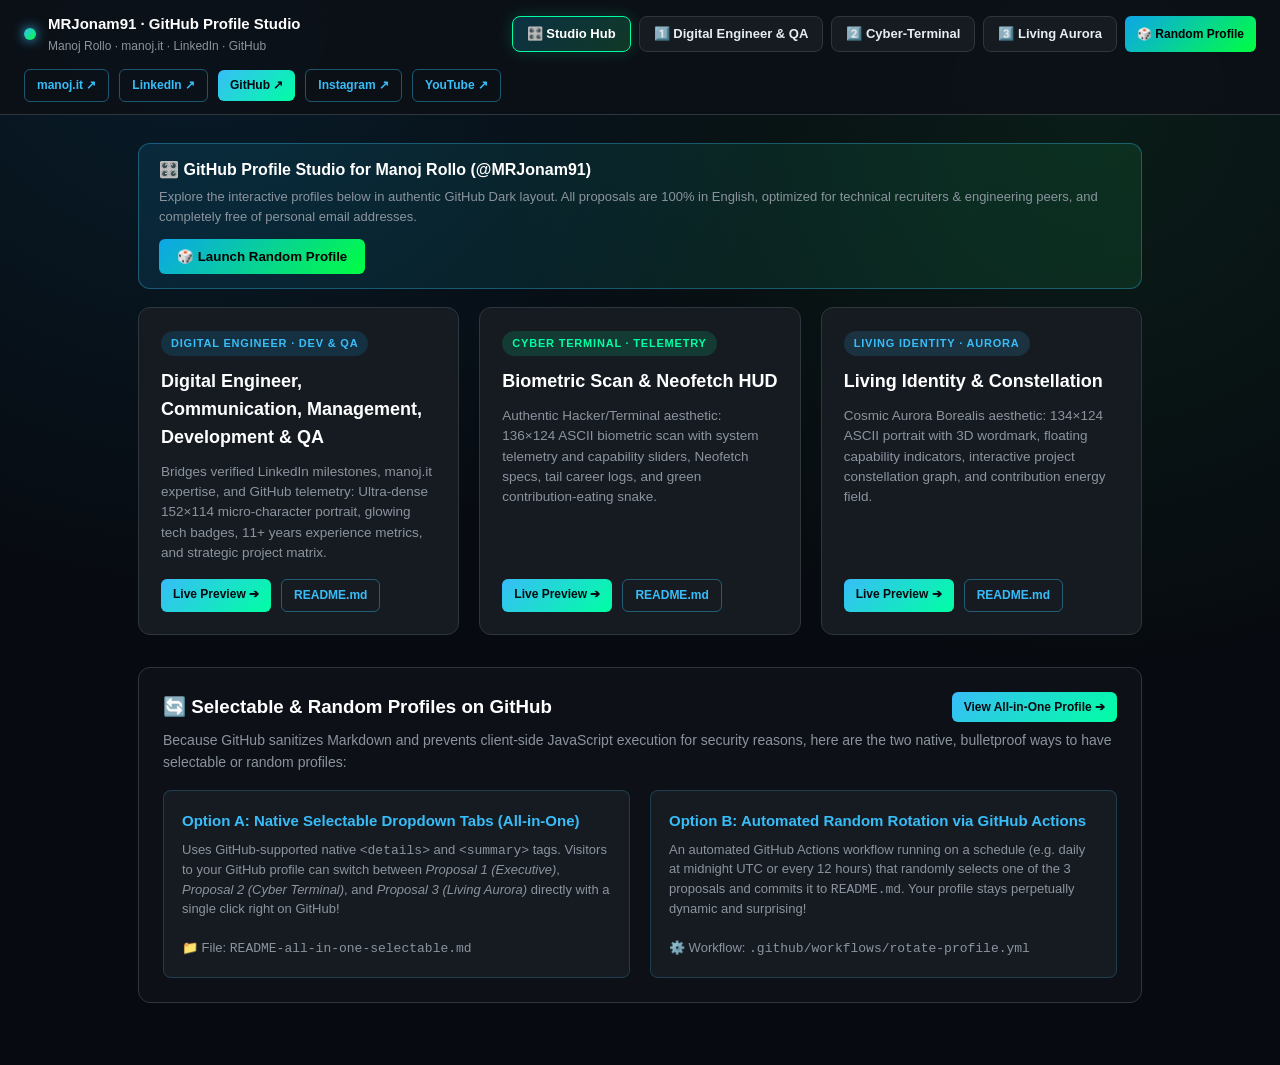
<file: index.html>
<!DOCTYPE html>
<html lang="en">
<head>
  <meta charset="UTF-8" />
  <meta name="viewport" content="width=device-width, initial-scale=1.0" />
  <title>MRJonam91 · GitHub Profile Studio — Interactive Themes &amp; Automation</title>
  <link rel="stylesheet" href="styles.css" />
  <style>
    .cards-grid {
      display: grid;
      grid-template-columns: repeat(3, 1fr);
      gap: 20px;
      margin-bottom: 32px;
    }
    .p-card {
      background: var(--gh-surface);
      border: 1px solid var(--gh-border);
      border-radius: 12px;
      padding: 22px;
      display: flex;
      flex-direction: column;
      justify-content: space-between;
      transition: all 0.2s ease;
    }
    .p-card:hover {
      border-color: var(--cyber-cyan);
      transform: translateY(-3px);
      box-shadow: 0 12px 28px rgba(14, 165, 233, 0.16);
    }
    .p-tag {
      display: inline-block;
      font-size: 11px;
      font-weight: 700;
      text-transform: uppercase;
      letter-spacing: 0.8px;
      padding: 4px 10px;
      border-radius: 999px;
      background: rgba(14, 165, 233, 0.15);
      color: var(--cyber-cyan);
      margin-bottom: 12px;
    }
    .p-card h3 {
      margin: 0 0 10px;
      color: #fff;
      font-size: 18px;
    }
    .p-card p {
      margin: 0 0 16px;
      color: var(--gh-muted);
      font-size: 13.5px;
      line-height: 1.5;
    }
    .p-actions {
      display: flex;
      gap: 10px;
      flex-wrap: wrap;
    }
    .feature-box {
      background: #0d1117;
      border: 1px solid #30363d;
      border-radius: 12px;
      padding: 24px;
      margin-bottom: 32px;
    }
    .feature-grid {
      display: grid;
      grid-template-columns: 1fr 1fr;
      gap: 20px;
      margin-top: 16px;
    }
    .feature-item {
      background: #161b22;
      border: 1px solid rgba(56, 189, 248, 0.2);
      border-radius: 8px;
      padding: 18px;
    }
    .feature-item h4 {
      margin: 0 0 8px;
      color: var(--cyber-cyan);
      font-size: 15px;
    }
    .feature-item p {
      margin: 0;
      color: var(--gh-muted);
      font-size: 13px;
      line-height: 1.5;
    }
    .random-btn {
      background: linear-gradient(135deg, #0ea5e9, #00ff41);
      color: #000 !important;
      font-weight: 700;
      border: none;
      cursor: pointer;
      padding: 10px 18px;
      border-radius: 6px;
      display: inline-flex;
      align-items: center;
      gap: 8px;
      text-decoration: none;
      transition: transform 0.15s ease, filter 0.15s ease;
    }
    .random-btn:hover {
      transform: scale(1.03);
      filter: brightness(1.1);
    }
    @media (max-width: 900px) {
      .cards-grid, .feature-grid {
        grid-template-columns: 1fr;
      }
    }
  </style>
</head>
<body>

  <header class="preview-topbar">
    <div class="brand">
      <span class="brand-dot"></span>
      <div>
        <a href="index.html" class="brand-title">MRJonam91 · GitHub Profile Studio</a>
        <div class="brand-sub">Manoj Rollo · manoj.it · LinkedIn · GitHub</div>
      </div>
    </div>
    <nav class="nav-pills">
      <a href="index.html" class="nav-pill active">🎛️ Studio Hub</a>
      <a href="proposta-1-executive.html" class="nav-pill">1️⃣ Digital Engineer &amp; QA</a>
      <a href="proposta-2-cyber-terminal.html" class="nav-pill">2️⃣ Cyber-Terminal</a>
      <a href="proposta-3-living-aurora.html" class="nav-pill">3️⃣ Living Aurora</a>
      <button onclick="openRandomProposal()" class="random-btn" style="padding:6px 12px;font-size:12px;">🎲 Random Profile</button>
    </nav>
    <div class="external-links">
      <a href="https://manoj.it" target="_blank" class="ext-btn secondary">manoj.it ↗</a>
      <a href="https://www.linkedin.com/in/manoj-rollo/" target="_blank" class="ext-btn secondary">LinkedIn ↗</a>
      <a href="https://github.com/MRJonam91" target="_blank" class="ext-btn">GitHub ↗</a>
      <a href="https://www.instagram.com/mr_jonam/" target="_blank" class="ext-btn secondary">Instagram ↗</a>
      <a href="https://www.youtube.com/@MrJonam91" target="_blank" class="ext-btn secondary">YouTube ↗</a>
    </div>
  </header>

  <main class="gh-wrapper">
    <div class="proposal-banner">
      <div>
        <h2>🎛️ GitHub Profile Studio for Manoj Rollo (@MRJonam91)</h2>
        <p>Explore the interactive profiles below in authentic GitHub Dark layout. All proposals are 100% in English, optimized for technical recruiters &amp; engineering peers, and completely free of personal email addresses.</p>
      </div>
      <button onclick="openRandomProposal()" class="random-btn">🎲 Launch Random Profile</button>
    </div>

    <div class="cards-grid">
      <!-- Proposal 1 -->
      <div class="p-card">
        <div>
          <span class="p-tag">Digital Engineer · Dev &amp; QA</span>
          <h3>Digital Engineer, Communication, Management, Development &amp; QA</h3>
          <p>Bridges verified LinkedIn milestones, manoj.it expertise, and GitHub telemetry: Ultra-dense 152×114 micro-character portrait, glowing tech badges, 11+ years experience metrics, and strategic project matrix.</p>
        </div>
        <div class="p-actions">
          <a href="proposta-1-executive.html" class="ext-btn">Live Preview ➔</a>
          <a href="README-proposta-1.md" download class="ext-btn secondary">README.md</a>
        </div>
      </div>

      <!-- Proposal 2 -->
      <div class="p-card">
        <div>
          <span class="p-tag" style="color:#00ffa3;background:rgba(0,255,163,0.14);">Cyber Terminal · Telemetry</span>
          <h3>Biometric Scan &amp; Neofetch HUD</h3>
          <p>Authentic Hacker/Terminal aesthetic: 136×124 ASCII biometric scan with system telemetry and capability sliders, Neofetch specs, tail career logs, and green contribution-eating snake.</p>
        </div>
        <div class="p-actions">
          <a href="proposta-2-cyber-terminal.html" class="ext-btn">Live Preview ➔</a>
          <a href="README-proposta-2.md" download class="ext-btn secondary">README.md</a>
        </div>
      </div>

      <!-- Proposal 3 -->
      <div class="p-card">
        <div>
          <span class="p-tag" style="color:#38bdf8;background:rgba(56,189,248,0.14);">Living Identity · Aurora</span>
          <h3>Living Identity &amp; Constellation</h3>
          <p>Cosmic Aurora Borealis aesthetic: 134×124 ASCII portrait with 3D wordmark, floating capability indicators, interactive project constellation graph, and contribution energy field.</p>
        </div>
        <div class="p-actions">
          <a href="proposta-3-living-aurora.html" class="ext-btn">Live Preview ➔</a>
          <a href="README-proposta-3.md" download class="ext-btn secondary">README.md</a>
        </div>
      </div>
    </div>

    <!-- Selectable & Randomization Architecture Box -->
    <div class="feature-box">
      <div style="display:flex;justify-content:space-between;align-items:center;flex-wrap:wrap;gap:12px;">
        <h3 style="margin:0;color:#fff;">🔄 Selectable &amp; Random Profiles on GitHub</h3>
        <a href="README-all-in-one-selectable.md" class="ext-btn">View All-in-One Profile ➔</a>
      </div>
      <p style="color:var(--gh-muted);margin:8px 0 16px;font-size:14px;">
        Because GitHub sanitizes Markdown and prevents client-side JavaScript execution for security reasons, here are the two native, bulletproof ways to have selectable or random profiles:
      </p>
      
      <div class="feature-grid">
        <div class="feature-item">
          <h4>Option A: Native Selectable Dropdown Tabs (All-in-One)</h4>
          <p>
            Uses GitHub-supported native <code>&lt;details&gt;</code> and <code>&lt;summary&gt;</code> tags. Visitors to your GitHub profile can switch between <em>Proposal 1 (Executive)</em>, <em>Proposal 2 (Cyber Terminal)</em>, and <em>Proposal 3 (Living Aurora)</em> directly with a single click right on GitHub!
            <br/><br/>
            📁 File: <code>README-all-in-one-selectable.md</code>
          </p>
        </div>
        <div class="feature-item">
          <h4>Option B: Automated Random Rotation via GitHub Actions</h4>
          <p>
            An automated GitHub Actions workflow running on a schedule (e.g. daily at midnight UTC or every 12 hours) that randomly selects one of the 3 proposals and commits it to <code>README.md</code>. Your profile stays perpetually dynamic and surprising!
            <br/><br/>
            ⚙️ Workflow: <code>.github/workflows/rotate-profile.yml</code>
          </p>
        </div>
      </div>
    </div>
  </main>

  <script>
    function openRandomProposal() {
      const pages = [
        'proposta-1-executive.html',
        'proposta-2-cyber-terminal.html',
        'proposta-3-living-aurora.html'
      ];
      const target = pages[Math.floor(Math.random() * pages.length)];
      window.location.href = target;
    }
  </script>

</body>
</html>
</file>
<file: styles.css>
:root {
  --gh-bg: #070a10;
  --gh-canvas: #0d1117;
  --gh-surface: #161b22;
  --gh-border: #30363d;
  --gh-text: #e6edf3;
  --gh-muted: #8b949e;
  --gh-link: #38bdf8;
  --cyber-blue: #0ea5e9;
  --cyber-cyan: #38bdf8;
  --cyber-green: #22c55e;
  --matrix-green: #00ff41;
  --aurora-teal: #00ffa3;
}

* {
  box-sizing: border-box;
}

body {
  margin: 0;
  padding: 0;
  background: radial-gradient(circle at 15% 0%, rgba(14, 165, 233, 0.12), transparent 40%),
              radial-gradient(circle at 85% 10%, rgba(34, 197, 94, 0.10), transparent 40%),
              var(--gh-bg);
  color: var(--gh-text);
  font-family: -apple-system, BlinkMacSystemFont, "Segoe UI", "Noto Sans", Helvetica, Arial, sans-serif;
  line-height: 1.55;
}

/* Top Interactive Switcher Bar */
.preview-topbar {
  position: sticky;
  top: 0;
  z-index: 100;
  background: rgba(13, 17, 23, 0.92);
  backdrop-filter: blur(12px);
  border-bottom: 1px solid var(--gh-border);
  padding: 12px 24px;
  display: flex;
  flex-wrap: wrap;
  align-items: center;
  justify-content: space-between;
  gap: 14px;
}

.brand {
  display: flex;
  align-items: center;
  gap: 12px;
}

.brand-dot {
  width: 12px;
  height: 12px;
  border-radius: 50%;
  background: linear-gradient(135deg, var(--cyber-cyan), var(--matrix-green));
  box-shadow: 0 0 12px var(--cyber-cyan);
}

.brand-title {
  font-weight: 700;
  font-size: 15px;
  color: #fff;
  text-decoration: none;
}

.brand-sub {
  font-size: 12px;
  color: var(--gh-muted);
}

.nav-pills {
  display: flex;
  flex-wrap: wrap;
  gap: 8px;
}

.nav-pill {
  padding: 7px 14px;
  border-radius: 8px;
  font-size: 13px;
  font-weight: 600;
  text-decoration: none;
  color: var(--gh-text);
  background: var(--gh-surface);
  border: 1px solid var(--gh-border);
  transition: all 0.18s ease;
  cursor: pointer;
}

.nav-pill:hover {
  border-color: var(--cyber-cyan);
  color: #fff;
}

.nav-pill.active {
  background: linear-gradient(135deg, rgba(14, 165, 233, 0.22), rgba(34, 197, 94, 0.22));
  border-color: var(--aurora-teal);
  color: #fff;
  box-shadow: 0 0 16px rgba(0, 255, 163, 0.18);
}

.external-links {
  display: flex;
  align-items: center;
  gap: 10px;
}

.ext-btn {
  padding: 6px 12px;
  border-radius: 6px;
  font-size: 12px;
  font-weight: 600;
  text-decoration: none;
  color: #070a10;
  background: linear-gradient(135deg, var(--cyber-cyan), var(--aurora-teal));
  border: none;
  cursor: pointer;
}

.ext-btn.secondary {
  background: transparent;
  color: var(--cyber-cyan);
  border: 1px solid rgba(56, 189, 248, 0.4);
}

/* GitHub Profile Container */
.gh-wrapper {
  max-width: 1040px;
  margin: 28px auto 64px;
  padding: 0 18px;
}

.proposal-banner {
  background: linear-gradient(90deg, rgba(14, 165, 233, 0.12), rgba(34, 197, 94, 0.12));
  border: 1px solid rgba(56, 189, 248, 0.35);
  border-radius: 12px;
  padding: 14px 20px;
  margin-bottom: 18px;
  display: flex;
  align-items: center;
  justify-content: space-between;
  flex-wrap: wrap;
  gap: 12px;
}

.proposal-banner h2 {
  margin: 0;
  font-size: 16px;
  color: #fff;
}

.proposal-banner p {
  margin: 4px 0 0;
  font-size: 13px;
  color: var(--gh-muted);
}

.gh-readme-box {
  background: var(--gh-canvas);
  border: 1px solid var(--gh-border);
  border-radius: 12px;
  overflow: hidden;
  box-shadow: 0 20px 50px rgba(0, 0, 0, 0.65);
}

.gh-readme-header {
  background: var(--gh-surface);
  border-bottom: 1px solid var(--gh-border);
  padding: 10px 18px;
  display: flex;
  align-items: center;
  justify-content: space-between;
  font-size: 13px;
}

.gh-window-dots {
  display: flex;
  align-items: center;
  gap: 8px;
}

.dot {
  width: 11px;
  height: 11px;
  border-radius: 50%;
}
.dot.red { background: #ff5f56; }
.dot.yellow { background: #ffbd2e; }
.dot.green { background: #27c93f; }

.gh-repo-path {
  margin-left: 10px;
  font-family: ui-monospace, SFMono-Regular, "SF Mono", Menlo, Consolas, monospace;
  font-size: 12.5px;
  color: var(--gh-muted);
}

.gh-repo-path strong {
  color: var(--gh-text);
}

/* GitHub Markdown Body Styling */
.markdown-body {
  padding: 32px;
  color: var(--gh-text);
  font-size: 15px;
}

.markdown-body a {
  color: var(--gh-link);
  text-decoration: none;
}

.markdown-body a:hover {
  text-decoration: underline;
}

.markdown-body h1,
.markdown-body h2,
.markdown-body h3,
.markdown-body h4 {
  color: #ffffff;
  margin-top: 24px;
  margin-bottom: 14px;
  font-weight: 600;
  line-height: 1.25;
}

.markdown-body h1 {
  font-size: 2em;
  padding-bottom: 0.3em;
  border-bottom: 1px solid rgba(48, 54, 61, 0.7);
  margin-top: 8px;
}

.markdown-body h2 {
  font-size: 1.45em;
  padding-bottom: 0.3em;
  border-bottom: 1px solid rgba(48, 54, 61, 0.7);
}

.markdown-body h3 {
  font-size: 1.18em;
}

.markdown-body h4 {
  font-size: 1.02em;
  color: var(--cyber-cyan);
}

.markdown-body hr {
  height: 1px;
  padding: 0;
  margin: 24px 0;
  background-color: var(--gh-border);
  border: 0;
}

.markdown-body table {
  border-spacing: 0;
  border-collapse: collapse;
  width: 100%;
  margin: 16px 0;
}

.markdown-body table td,
.markdown-body table th {
  padding: 14px 16px;
  border: 1px solid var(--gh-border);
  background: rgba(22, 27, 34, 0.45);
}

.markdown-body pre {
  background-color: #11161f;
  border: 1px solid rgba(56, 189, 248, 0.28);
  border-radius: 8px;
  padding: 16px;
  overflow: auto;
  font-family: ui-monospace, SFMono-Regular, "SF Mono", Menlo, Consolas, monospace;
  font-size: 13px;
  line-height: 1.5;
  color: #7dd3fc;
}

.markdown-body code {
  font-family: ui-monospace, SFMono-Regular, "SF Mono", Menlo, Consolas, monospace;
  font-size: 85%;
  padding: 0.2em 0.4em;
  background-color: rgba(110, 118, 129, 0.25);
  border-radius: 6px;
  color: var(--aurora-teal);
}

.markdown-body pre code {
  background: transparent;
  padding: 0;
  color: inherit;
  font-size: 100%;
}

.markdown-body img {
  max-width: 100%;
  height: auto;
  border-radius: 6px;
}

.markdown-body ul {
  padding-left: 20px;
}

.markdown-body li {
  margin-bottom: 6px;
}
</file>
